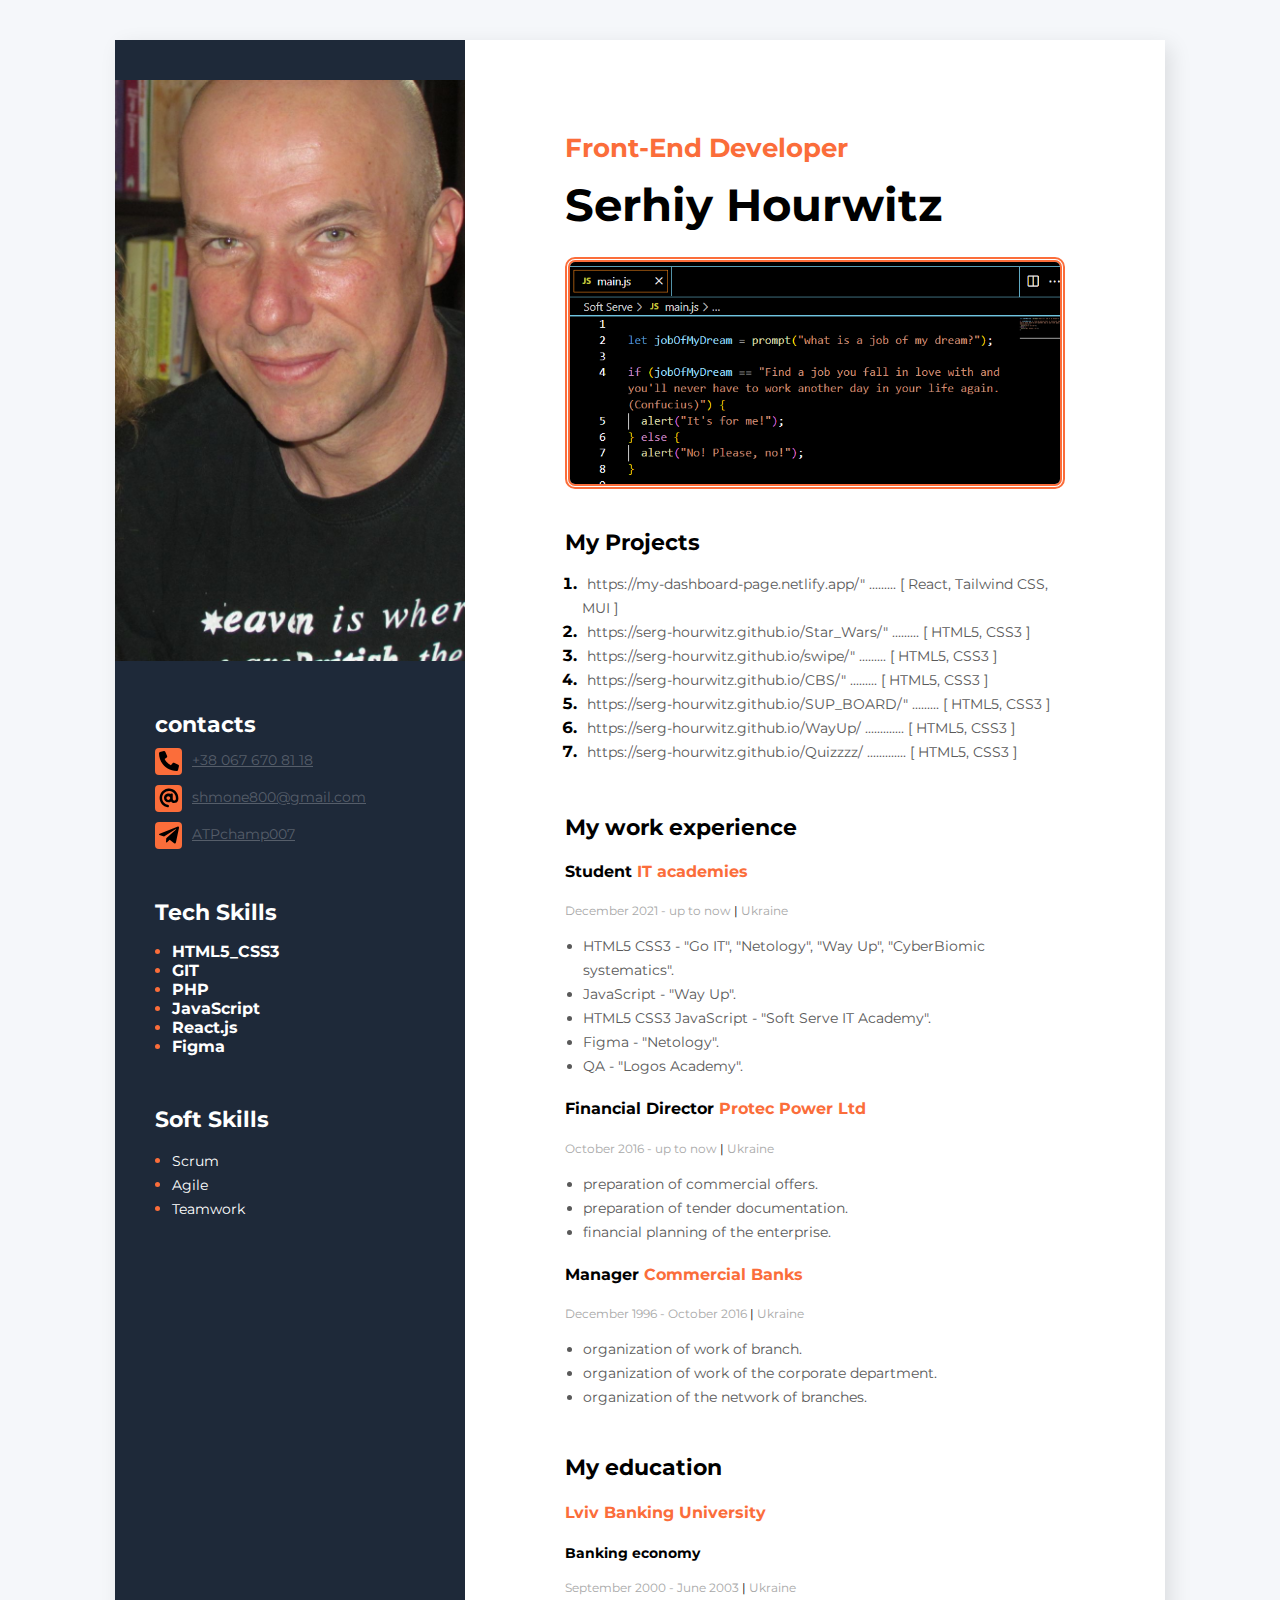
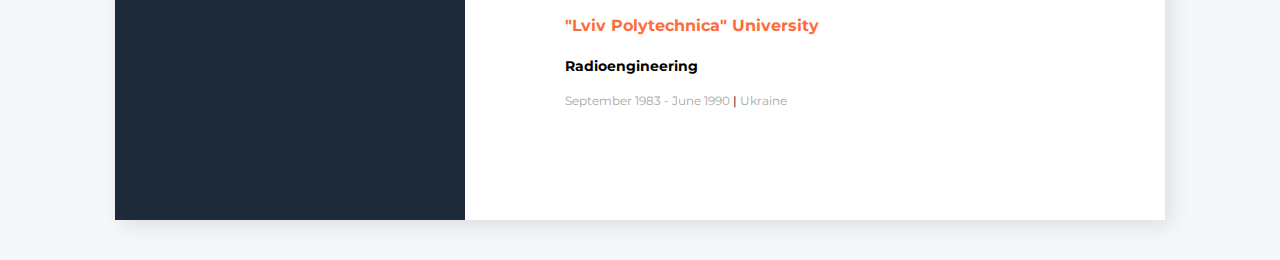
<file: index.html>
<!DOCTYPE html>
<html lang="en">

<head>
  <meta charset="UTF-8">
  <meta http-equiv="X-UA-Compatible" content="IE=edge">
  <meta name="viewport" content="width=device-width, initial-scale=1.0">
  <title>Serhiy Hourwitz resume</title>
  <link rel="preconnect" href="https://fonts.googleapis.com">
  <link rel="preconnect" href="https://fonts.gstatic.com" crossorigin>
  <link href="https://fonts.googleapis.com/css2?family=Montserrat:wght@400;700&display=swap" rel="stylesheet">
  <link rel="stylesheet" href="css/style.css">
</head>

<body>
  <!--Main container-->
  <div class="main-container">
    <!--Main content sections-->
    <div class="main-content-section">

      <!--About me section-->
      <div class="about-me-section">
        <h2 class="about-me-profession">Front-End Developer</h2>
        <h1 class="about-me-name">Serhiy Hourwitz</h1>
        <div class="about-me-description">
          <a href="https://quoteinvestigator.com/2014/09/02/job-love/#:~:text=%E2%80%9CChoose%20a%20job%20you%20love%2C%20and%20you%20will%20never%20have,life%2C%E2%80%9D%20Confucius%20once%20said."
            target="_blank"><img src="img/js-code.png" alt="js-confucius" title="Click me"></a>
        </div>

      </div>

      <!--My projects section-->
      <div class="my-projects-section">
        <h3 class="main-content-title">My Projects</h3>

        <ol class="my-projects-list">
          <li class="my-projects-item">
            <span class="my-projects-text">
              <a href="https://my-dashboard-page.netlify.app/" class="my-projects-link"
                target="_blank">https://my-dashboard-page.netlify.app/"</a>
              .........
              <span class="my-projects-bracket">[ </span>React, Tailwind CSS, MUI <span
                class="my-projects-bracket">]</span>
            </span>
          </li>
          <li class="my-projects-item">
            <span class="my-projects-text">
              <a href="https://serg-hourwitz.github.io/Star_Wars/" class="my-projects-link"
                target="_blank">https://serg-hourwitz.github.io/Star_Wars/"</a>
              .........
              <span class="my-projects-bracket">[ </span>HTML5, CSS3 <span class="my-projects-bracket">]</span>
            </span>
          </li>
          <li class="my-projects-item">
            <span class="my-projects-text">
              <a href="https://serg-hourwitz.github.io/swipe/" class="my-projects-link"
                target="_blank">https://serg-hourwitz.github.io/swipe/"</a>
              .........
              <span class="my-projects-bracket">[ </span>HTML5, CSS3 <span class="my-projects-bracket">]</span>
            </span>
          </li>
          <li class="my-projects-item">
            <span class="my-projects-text">
              <a href="https://serg-hourwitz.github.io/CBS/" class="my-projects-link"
                target="_blank">https://serg-hourwitz.github.io/CBS/"</a>
              .........
              <span class="my-projects-bracket">[ </span>HTML5, CSS3 <span class="my-projects-bracket">]</span>
            </span>
          </li>
          <li class="my-projects-item">
            <span class="my-projects-text">
              <a href="https://serg-hourwitz.github.io/SUP_BOARD/" class="my-projects-link"
                target="_blank">https://serg-hourwitz.github.io/SUP_BOARD/"</a>
              .........
              <span class="my-projects-bracket">[ </span>HTML5, CSS3 <span class="my-projects-bracket">]</span>
            </span>
          </li>
          <li class="my-projects-item">
            <span class="my-projects-text">
              <a href="https://serg-hourwitz.github.io/WayUp/" class="my-projects-link"
                target="_blank">https://serg-hourwitz.github.io/WayUp/</a>
              .............
              <span class="my-projects-bracket">[ </span>HTML5, CSS3 <span class="my-projects-bracket">]</span>
            </span>
          </li>
          <li class="my-projects-item">
            <span class="my-projects-text">
              <a href="https://serg-hourwitz.github.io/Quizzzz/" class="my-projects-link"
                target="_blank">https://serg-hourwitz.github.io/Quizzzz/</a>
              .............
              <span class="my-projects-bracket">[ </span>HTML5, CSS3 <span class="my-projects-bracket">]</span>
            </span>
          </li>
        </ol>
      </div>

      <!--My work experience-->
      <div class="my-work-experience-section">
        <h3 class="main-content-title">My work experience</h3>
        <!--Company 1-->
        <div class="my-work-experience-company-block">
          <h4 class="my-work-experience-position">Student <span class="my-work-experience-company">IT academies</span>
          </h4>
          <p class="my-work-experience-period">December 2021 - up to now <span
              class="my-work-experience-divider">|</span> Ukraine</p>

          <ul class="my-work-experience-duties">
            <li class="my-work-experience-duty">HTML5 CSS3 - "Go IT", "Netology", "Way Up", "CyberBiomic systematics".
            </li>
            <li class="my-work-experience-duty">JavaScript - "Way Up".</li>
            <li class="my-work-experience-duty">HTML5 CSS3 JavaScript - "Soft Serve IT Academy".</li>
            <li class="my-work-experience-duty">Figma - "Netology".</li>
            <li class="my-work-experience-duty">QA - "Logos Academy".</li>

          </ul>
        </div>
        <!--Company 2-->
        <div>
          <h4 class="my-work-experience-position"> Financial Director <span class="my-work-experience-company">Protec
              Power Ltd</span></h4>
          <p class="my-work-experience-period">October 2016 - up to now <span
              class="my-work-experience-divider">|</span> Ukraine</p>

          <ul class="my-work-experience-duties">
            <li class="my-work-experience-duty">preparation of commercial offers.</li>
            <li class="my-work-experience-duty">preparation of tender documentation.</li>
            <li class="my-work-experience-duty">financial planning of the enterprise.</li>

          </ul>
        </div>
        <!--Company 3-->
        <div>
          <h4 class="my-work-experience-position">Manager <span class="my-work-experience-company">Commercial
              Banks</span></h4>
          <p class="my-work-experience-period">December 1996 - October 2016 <span
              class="my-work-experience-divider">|</span> Ukraine</p>

          <ul class="my-work-experience-duties">
            <li class="my-work-experience-duty">organization of work of branch.</li>
            <li class="my-work-experience-duty">organization of work of the corporate department.</li>
            <li class="my-work-experience-duty">organization of the network of branches.</li>

          </ul>
        </div>
      </div>
      <!--My education-->
      <div class="my-education-section">
        <h3 class="main-content-header">My education</h3>
        <h4 class="my-education-university"> Lviv Banking University</h4>
        <h4 class="my-education-faculty">Banking economy</h4>
        <p class="my-education-period">September 2000 - June 2003 <span class="my-work-experience-divider">|</span>
          Ukraine
        </p>
      </div>
      <div class="my-education-section">
        <h4 class="my-education-university"> "Lviv Polytechnica" University</h4>
        <h4 class="my-education-faculty">Radioengineering</h4>
        <p class="my-education-period">September 1983 - June 1990 <span class="my-work-experience-divider">|</span>
          Ukraine</p>
      </div>


    </div>
    <!--sidebar section-->
    <aside class="sidebar-section">
      <img class="my-photo" src="img/photo2.png" alt="my photo">

      <!--contacts section-->
      <div class="contacts-section">
        <h3 class="sidebar-title">contacts</h3>
        <div class="contacts-section-type">
          <div class="phone">
            <img src="img/phone-solid.svg" width="20" height="20" alt="phone">
          </div>
          <a class="contacts-section-link" href="tel:+380676708118">+38 067 670 81 18</a>
        </div>
        <div class="contacts-section-type">
          <div class="email">
            <img src="img/at-solid.svg" width="20" height="20" alt="email">
          </div>
          <a class="contacts-section-link" href="mailto:shmone800v@gmail.com">shmone800@gmail.com</a>
        </div>
        <div class="contacts-section-type">
          <div class="telegram">
            <img src="img/telegram_icon_131945.svg" width="20" height="20" alt="email">
          </div>
          <a class="contacts-section-link" href="https://t.me/ATPchamp007">ATPchamp007</a>
        </div>
      </div>
      <!--tech skills section-->
      <div class="tech-skills-section">
        <h3 class="sidebar-title">Tech Skills</h3>
        <ul class="tech-skills-list">
          <li class="tech-skills-item">
            <a href="index_html_css.html" target="_blank" title="Certificates">HTML5_CSS3</a>
          </li>
          <li class="tech-skills-item"><a href="https://github.com/serg-hourwitz" target="_blank"
              title="my-github-profile">GIT</a></li>
          <li class="tech-skills-item"><a href="./php.html" target="_blank" title="Certificates">PHP</a></li>
          <li class="tech-skills-item">
            <a href="index-js.html" target="_blank" title="Certificates">JavaScript</a>
          </li>
          <li class="tech-skills-item"><a href="index_react.html" target="_blank" title="Certificate">React.js</a></li>
          <li class="tech-skills-item">
            <a href="index-figma.html" target="_blank" title="Certificate">Figma</a>
          </li>
          <!-- <li class="tech-skills-item"><span class="tech-skills-item-text">Node.js</span></li> -->
          <!-- <li class="tech-skills-item"><span class="tech-skills-item-text">Bootstrap5</span></li> -->
        </ul>

      </div>
      <!--soft skills section-->
      <div class="soft-skills-section">
        <h3 class="sidebar-title">Soft Skills</h3>
        <ul class="soft-skills-list">
          <li class="soft-skills-item"><span class="soft-skills-item-text">Scrum</span></li>
          <li class="soft-skills-item"><span class="soft-skills-item-text">Agile</span></li>
          <!-- <li class="soft-skills-item"><span class="soft-skills-item-text">GTD</span></li> -->
          <li class="soft-skills-item"><span class="soft-skills-item-text">Teamwork</span></li>
        </ul>
      </div>
    </aside>
  </div>



</body>

</html>
</file>
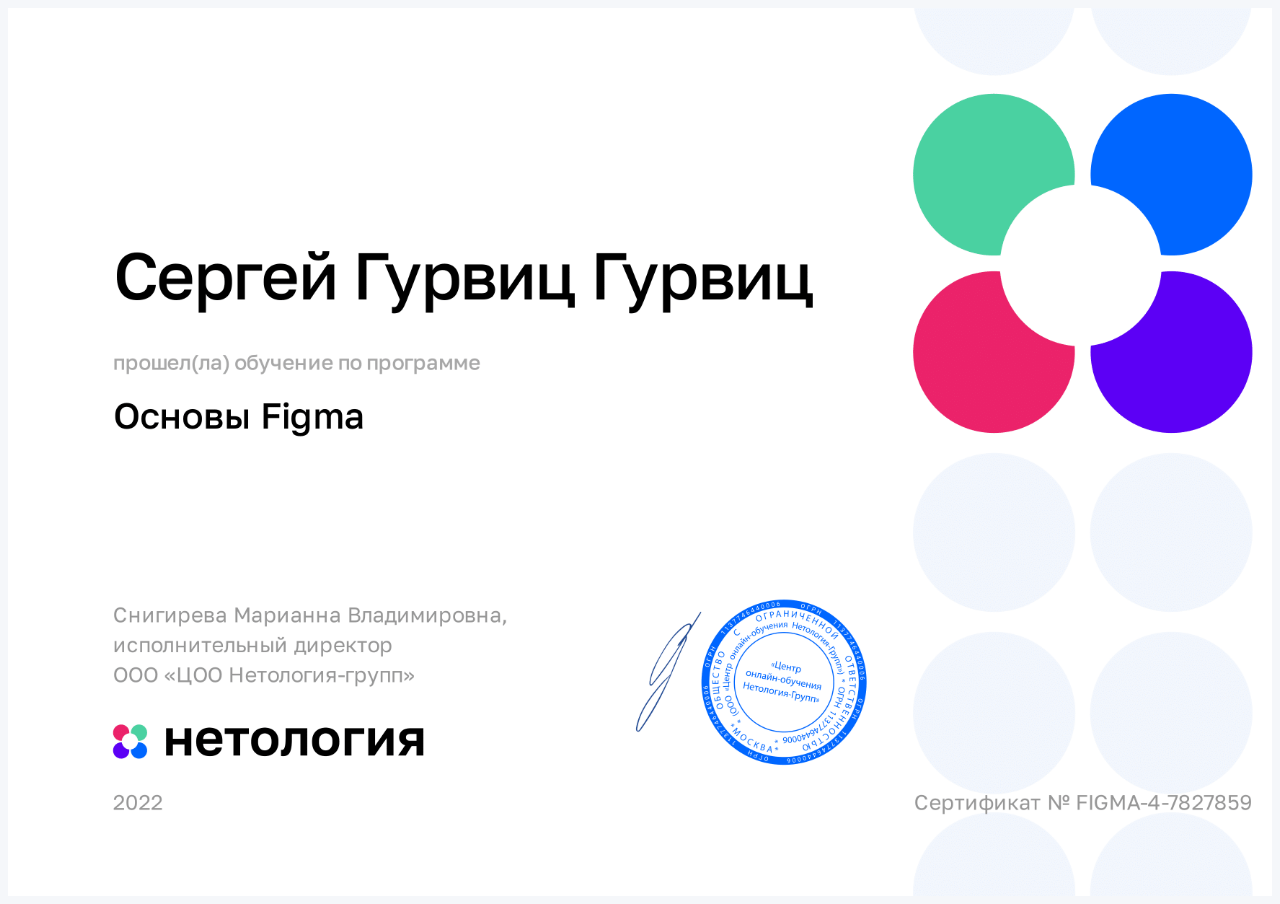
<file: index-figma.html>
<!DOCTYPE html>
<html lang="en">
<head>
    <meta charset="UTF-8">
    <meta http-equiv="X-UA-Compatible" content="IE=edge">
    <meta name="viewport" content="width=device-width, initial-scale=1.0">
    <title>Figma</title>
    <style>
        body {
            background-color: #f5f7fa;
        }
        img {
            display: block;
            margin: auto;
            width: 67%;
        }
        @media(max-width: 320px) {
            img {
                width: 100%;
            }
        }
        @media(max-width:991px) {
             img {
                width: 125%;
            }
        }
        @media(max-width:1200px) {
             img {
                width: 125%;
            }
        }
        @media(max-width:1400px) {
             img {
                width: 100%;
            }
        }

    </style>

</head>
<body>
    <img src="img/certificate_ Figma.png" alt="Figma" width="1500">
</body>
</html
</file>
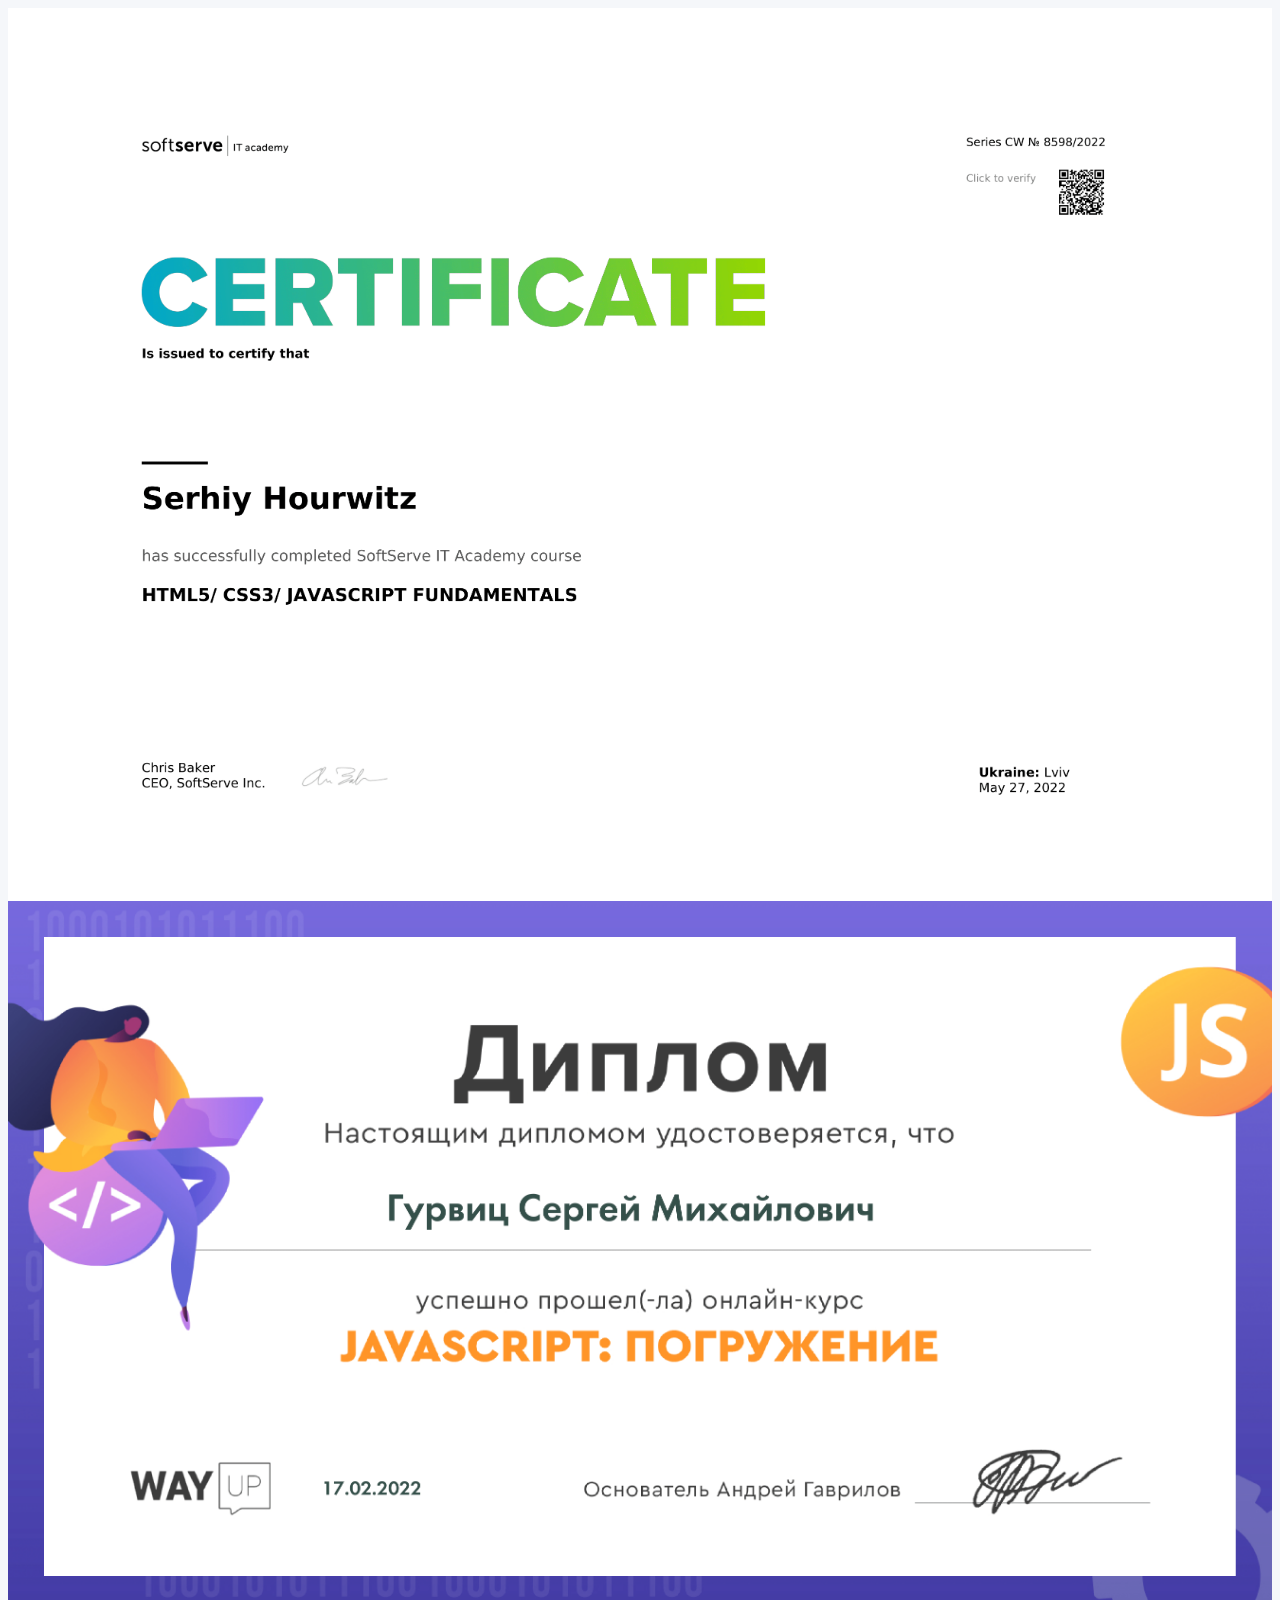
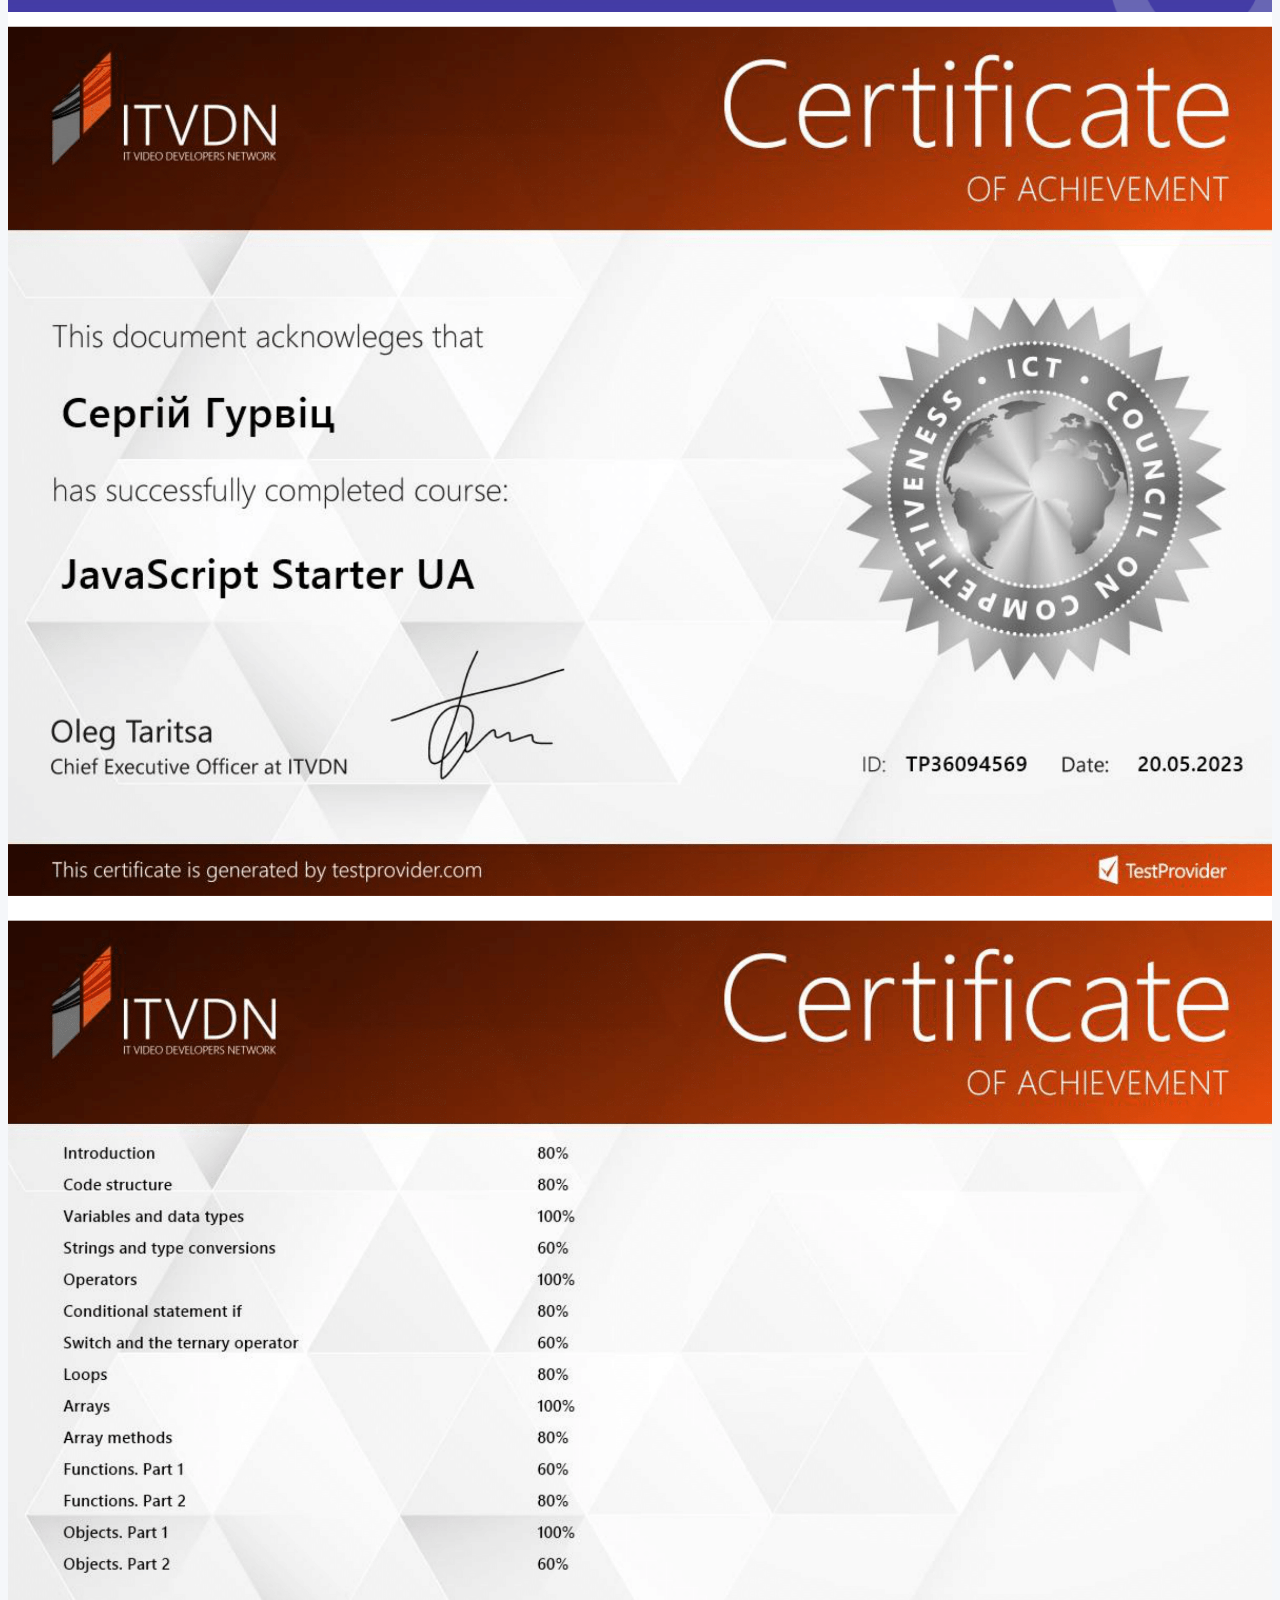
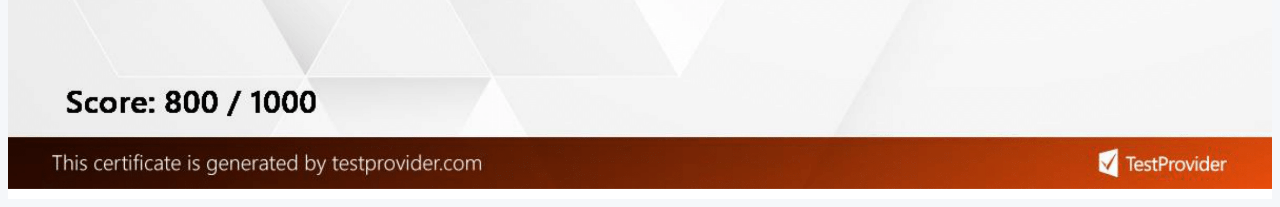
<file: index-js.html>
<!DOCTYPE html>
<html lang="en">
<head>
    <meta charset="UTF-8">
    <meta http-equiv="X-UA-Compatible" content="IE=edge">
    <meta name="viewport" content="width=device-width, initial-scale=1.0">
    <title>JS</title>
    <style>
        body {
            background-color: #f5f7fa;
        }
        img {
            display: block;
            margin: auto;
            width: 73%;
        }
        @media(max-width: 320px) {
            img {
                width: 100%;
            }
        }
        @media(max-width: 991px) {
            img {
                width: 100%;
            }
        }
        @media(max-width: 1200px) {
            img {
                width: 100%;
            }
        }
        @media(max-width: 1400px) {
            img {
                width: 100%;
            }
        }
    </style>
</head>
<body>
    <img src="img/Certificate-1.png" alt="Soft Serve IT Academy">
    <img src="img/diploma_JS.png" alt="JS">
    <img src="./img/JS-Starter-1.png" alt="ITVDN-1">
    <img src="./img/JS-Starter-2.png" alt="ITVDN-2">
</body>
</html>
</file>
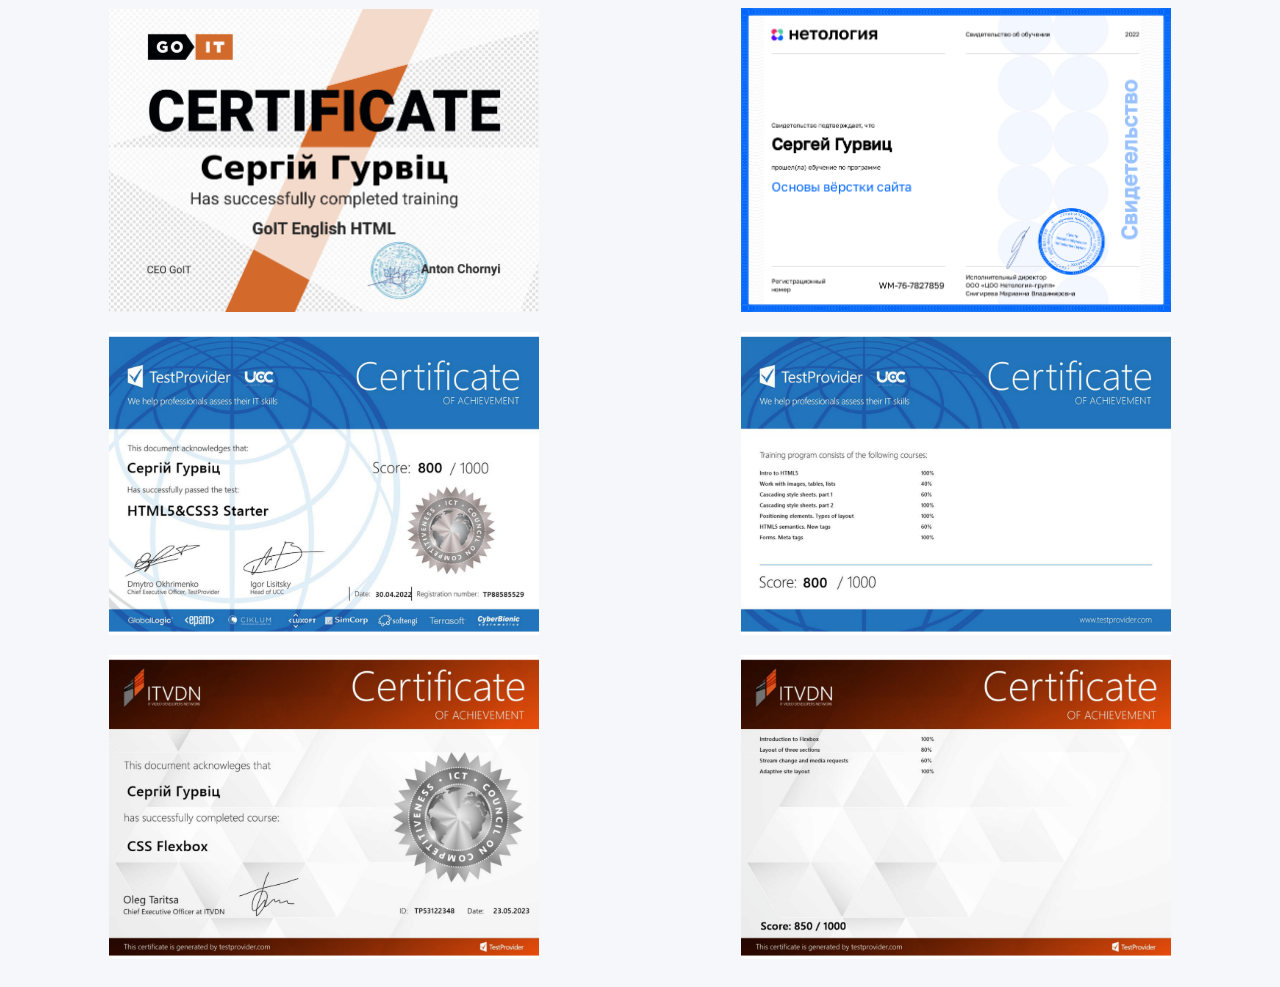
<file: index_html_css.html>
<!DOCTYPE html>
<html lang="en">
<head>
    <meta charset="UTF-8">
    <meta http-equiv="X-UA-Compatible" content="IE=edge">
    <meta name="viewport" content="width=device-width, initial-scale=1.0">
    <title>HTML5_CSS3</title>
   <style>
        body {
            background-color: #f5f7fa;
 }

 .img {
     display: flex;
     flex-wrap: wrap;
 }

 img {
     width: 34%;
     display: block;
     margin: auto;
     margin-bottom: 20px;
 }
 @media(max-width: 320px) {
    img {width: 100%;
        flex-direction: column;
 }
}
 @media(max-width: 768px) {
    img {width: 100%;
        flex-direction: column;
        flex-wrap: nowrap;
    }
 }
@media(max-width: 991px) {
     img {width: 100%;
        flex-direction: column;
        flex-wrap: nowrap;
    }
}
   </style>
    
</head>
<body>
    <div class="img">
        <img src="img/certificate HTML.png" alt="GoIt">
        <img src="img/certificate_site_ layout.png" alt="Netology">
        <img src="img/HTML_CSS-1.png" alt="TestProvider_1">
        <img src="img/HTML_CSS-2.png" alt="TestProvider_2">
        <img src="img/Flex-box-1.png" alt="certificate">
        <img src="img/Flex-box-2.png" alt="certificate">
    </div>
</body>
</html>
</file>
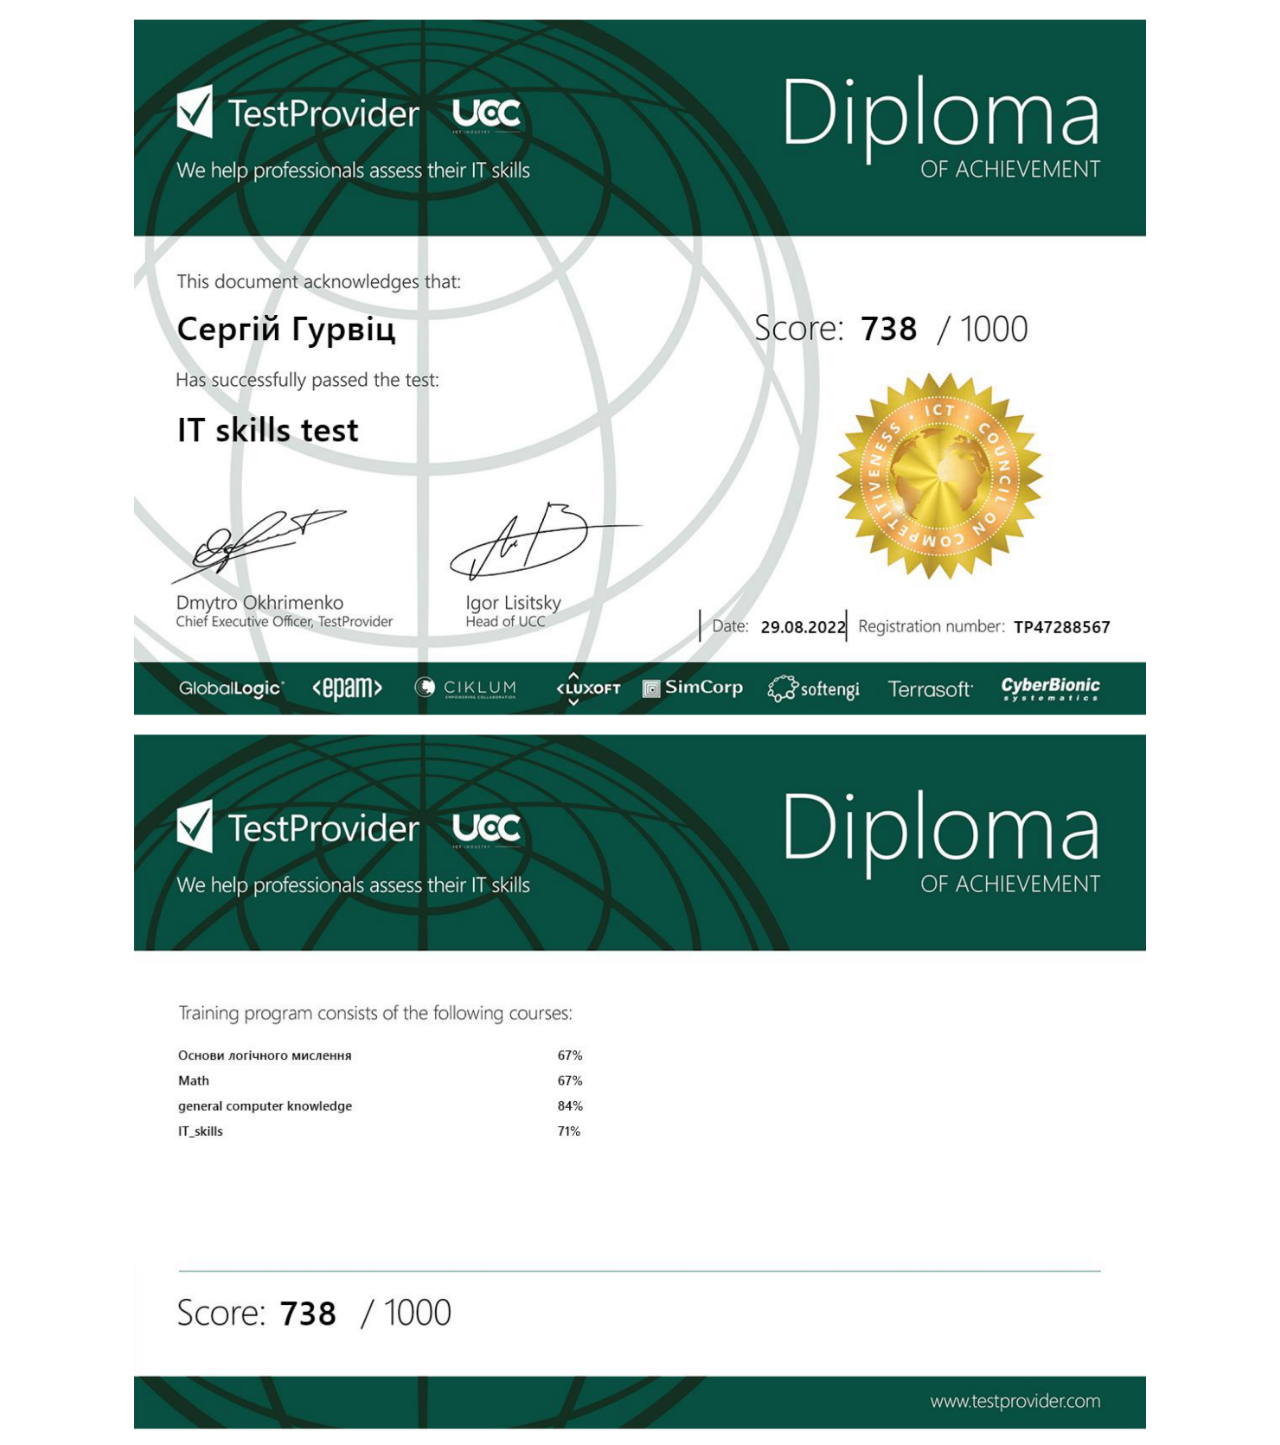
<file: index_IT.html>
<!DOCTYPE html>
<html lang="en">
<head>
    <meta charset="UTF-8">
    <meta http-equiv="X-UA-Compatible" content="IE=edge">
    <meta name="viewport" content="width=device-width, initial-scale=1.0">
    <title>IT-skills</title>
   <style>
   img {
    display: block;
    margin: auto;
    width: 80%;
   }
   </style>
</head>
<body>
    <img src="./img/IT_skill_test-1.png" alt="IT_skill_certificate_1">
    <img src="./img/IT_skill_test-2.png" alt="IT_skill_certificate_2">
    
    
</body>
</html>
</file>
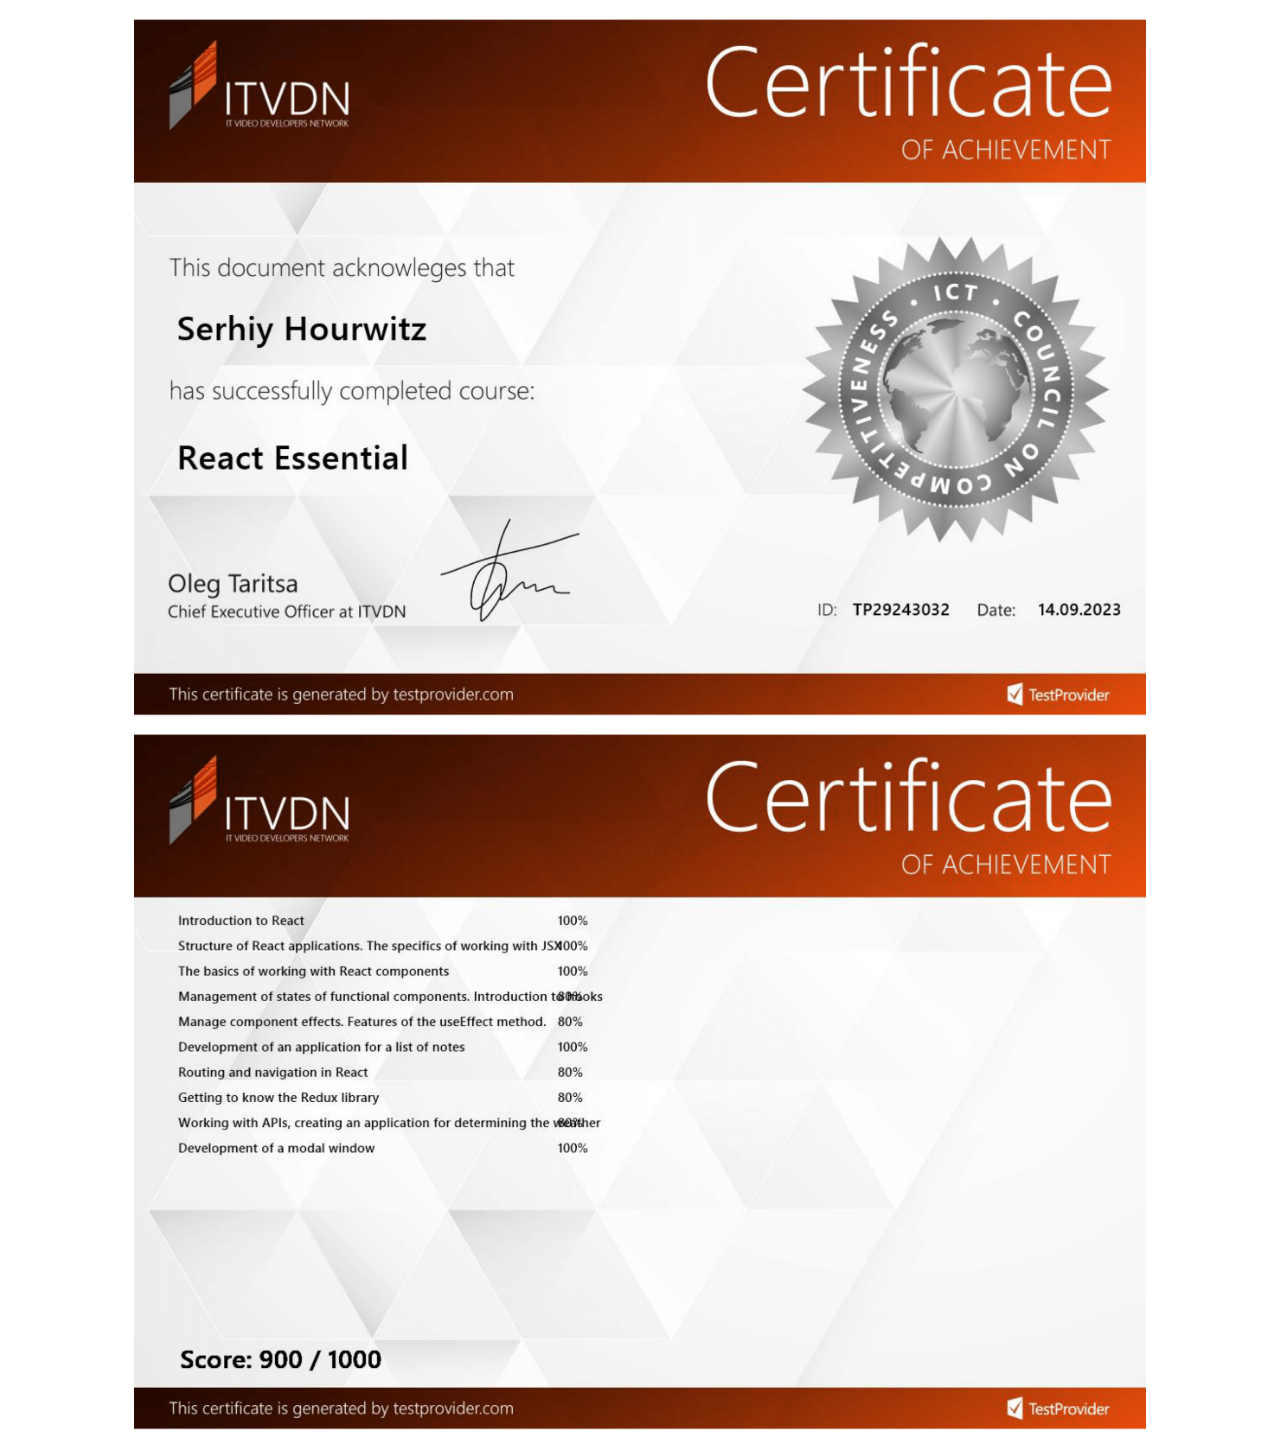
<file: index_react.html>
<!DOCTYPE html>
<html lang="en">
<head>
    <meta charset="UTF-8">
    <meta name="viewport" content="width=device-width, initial-scale=1.0">
    <title>React</title>
    <style>
       img {
        width: 80%;
        display: block;
        margin: 0 auto;
       }
    </style>
</head>
<body>
    <img src="./img/React_Essential_1.png" alt="react_1">
    <img src="./img/React_Essential_2.png" alt="react_2">
</body>
</html>
</file>
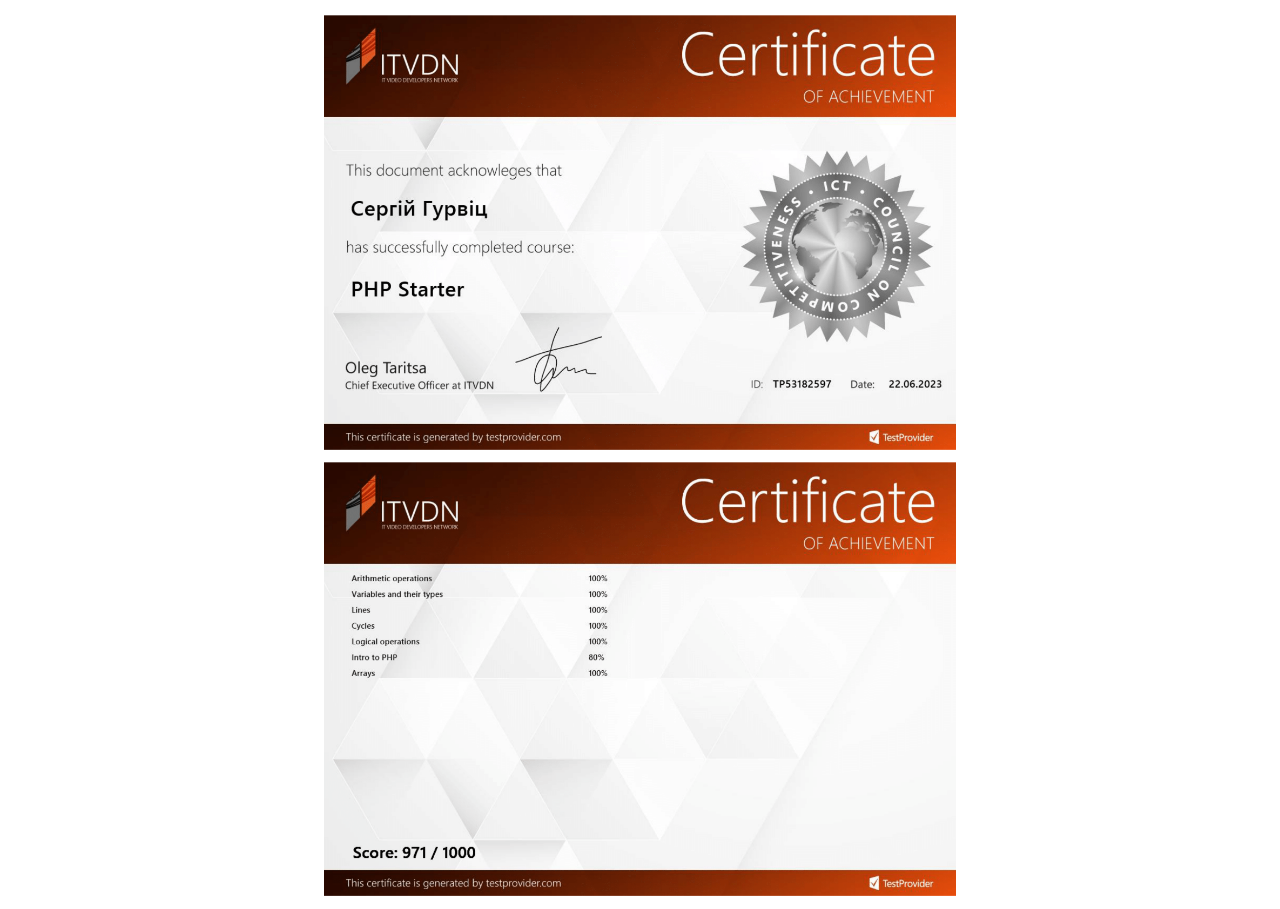
<file: php.html>
<!DOCTYPE html>
<html lang="en">
<head>
    <meta charset="UTF-8">
    <meta name="viewport" content="width=device-width, initial-scale=1.0">
    <title>PHP</title>
    <style>
        img {
            display: block;
            width: 50%;
            margin: auto;
        }
        @media (max-width: 320px) {
            img {
                width: 100%;
            }
        }
        @media (max-width: 992px) {
            img {
                width: 70%;
            }
        }
        @media (max-width: 768px) {
            img {
                width: 90%;
            }
        }
        @media (max-width: 576px) {
            img {
                width: 100%;
            }
        }
    </style>
</head>
<body>
    <img src="./img/PHP_starter-1.png" alt="php-1">
    <img src="./img/PHP_starter-2.png" alt="php-2">
</body>
</html>
</file>
<file: css/style.css>
body {
  margin: 0;
  font-family: "Montserrat", sans-serif;
  background-color: #f5f7fa;
}
.main-container {
  display: flex;
  flex-direction: row-reverse;
  max-width: 1050px;
  background-color: white;
  margin: 40px auto;
  box-shadow: 6px 6px 20px rgba(0, 0, 0, 0.1);
}
/* Main content section */

.main-content-section {
  padding: 100px 90px;
  margin-left: 10px;
  margin-right: 10px;
}
.main-content-title {
  font-style: normal;
  font-weight: bold;
  font-size: 22px;
  line-height: 27px;
  margin-bottom: 10px;
}
/* About me section */

.about-me-section {
  margin: 0 0 40px 0;
}
.about-me-profession {
  font-style: normal;
  font-weight: bold;
  font-size: 26px;
  line-height: 17px;
  color: #fb6d3a;
  margin: 0 0 20px 0;
}
.about-me-name {
  font-style: normal;
  font-weight: bold;
  font-size: 45px;
  line-height: 55px;
  color: black;
  margin: 0 0 25px 0;
}
/* .about-me-description {
  width: 400px;
  font-style: normal;
  font-weight: normal;
  font-size: 14px;
  line-height: 24px;
  color: #595959;
} */
.about-me-description img{
  display: block;
  width: 500px;
  border: 5px double #fb6d3a;
  border-radius: 10px;
  box-sizing: border-box;
}
.about-me-description img:hover {
  transform: scale(1.3);
  transition: 0.5s;
}
/* My projects section */

.my-projects-section {
  margin: 0 0 50px 0;
}
.my-projects-list {
  padding: 0 0 0 17px;
}

.my-projects-item {
  color: black;
  font-weight: bold;
}
.my-projects-link {
  text-decoration: none;
  font-size: 14px;
  line-height: 24px;
  color: #595959;
}
.my-projects-link:hover {
  color: #000000;
  text-decoration: underline;
}
.my-projects-text {
  font-style: normal;
  font-weight: normal;
  font-size: 14px;
  line-height: 24px;
  color: #595959;
  margin-left: 5px;
}
.my-projects-bracket {
  font-style: normal;
  font-weight: normal;
  font-size: 14px;
  line-height: 24px;
  color: #595959;
}

/* My work experience section*/

.my-work-experience-section {
  margin-bottom: 45px;
  /* width: 420px; */
}

.my-work-experience-company {
  color: #fb6d3a;
}

.my-work-experience-position {
  font-style: normal;
  font-weight: bold;
  font-size: 16px;
  line-height: 20px;
  margin-bottom: 0 0 10px 0;
}
.my-work-experience-period {
  font-style: normal;
  font-weight: normal;
  font-size: 12px;
  line-height: 15px;
  color: #a8a8a8;
  margin-bottom: 0 0 10px 0;
}

.my-work-experience-divider {
  color: black;
}

.my-work-experience-duties {
  padding: 0 0 0 18px;
}

.my-work-experience-duty {
  font-style: normal;
  font-weight: normal;
  font-size: 14px;
  line-height: 24px;
  color: #595959;
}

.my-work-experience-company-block {
  margin: 0 0 0 0px;
}

/* Education section*/

.main-content-header {
  font-style: normal;
  font-weight: bold;
  font-size: 22px;
  line-height: 27px;
  color: black;
}

.my-education-university {
  font-style: normal;
  font-weight: bold;
  font-size: 16px;
  line-height: 20px;
  color: #fb6d3a;
}

.my-education-faculty {
  font-style: normal;
  font-weight: bold;
  font-size: 14px;
  line-height: 17px;
  color: black;
}
.my-education-period {
  font-style: normal;
  font-weight: normal;
  font-size: 12px;
  line-height: 15px;
  color: #a8a8a8;
}
/* identical to box height */

/* sidebar section */
.sidebar-section {
  background-color: #1e2939;
  width: 370px;
  padding: 40px 0;
}
.soft-skills-section,
.contacts-section,
.tech-skills-section {
  margin: 50px 0 0 40px;
}
.tech-skills-list a {
  color: #fff;
}
.sidebar-title {
  font-style: normal;
  font-weight: bold;
  font-size: 22px;
  line-height: 27px;
  color: #fff;
  margin-bottom: 10px;
}
.my-photo {
  display: block;
  width: 100%;
}
/* Contacts section */
.contacts-section-type {
  display: flex;
  margin-bottom: 10px;
  /* font-weight: bold;
  font-size: 14px;
  line-height: 24px;
  color: #fff;
  margin-right: 7px; */
}
.contacts-section-type img {
  padding-top: 3px;
}
.phone, .email, .telegram {
  display: flex;
  justify-content: center;
  width: 27px;
  height: 27px;
  border-radius: 4px;
  background-color: #fb6d3a;
}
.contacts-section-link {
  color: #565e6a;
  font-style: normal;
  font-weight: normal;
  font-size: 14px;
  line-height: 24px;
  margin-left: 10px;
  transition: all .5s ease-in-out;
}
.contacts-section-link:hover {
  font-weight: bold;
  color: white;
  text-decoration: none;
}
/* tech  & soft skills section */
.soft-skills-list,
.tech-skills-list {
  padding: 0 0 0 17px;
}
.soft-skills-item,
.tech-skills-item {
  color: #fb6d3a;
}
.tech-skills-item a {
  font-weight: bold;
  text-decoration: none;
  transition: all .5s ease-in-out;
}
.tech-skills-item a:hover {
  text-decoration: underline;
  color: #fb6d3a;
}
.soft-skills-item-text,
.tech-skills-item-text {
  font-style: normal;
  font-weight: normal;
  font-size: 14px;
  line-height: 24px;
  color: #fff;
}
@media (max-width: 320px) {
  .main-container {
    flex-direction: column-reverse;
    margin-top: 0;
    margin-bottom: 0;
  }
  .main-content-section {
    padding: 10px 0 10px 0;
  }
  .about-me-profession {
    font-size: 20px;
  }
  .my-work-experience-section {
    width: 100%;
  }
  .sidebar-section {
    width: 100%;
  }
 .about-me-description img {
   width: 100%;
   margin-left: -5px;
 }
 .about-me-name {
   font-size: 35px;
 }
}
@media (max-width: 540px) {
.main-container {
  flex-direction: column-reverse;
}
.main-content-section { 
  padding: 20px 0;
}
.sidebar-section {
  margin: 0 auto;
}
}
@media (max-width: 576px) {
.main-content-section {
  padding: 20px ;
}
.about-me-description img {
  width: 100%;
  margin-left: -5px;
}
}
@media (max-width: 768px) {
.main-container {
  flex-direction: column-reverse;
}
.sidebar-section {
  margin: 0 auto;
}
.main-content-section {
  padding: 20px 0;
}
.sidebar-section {
  width: 90%;;
}
}
</file>
